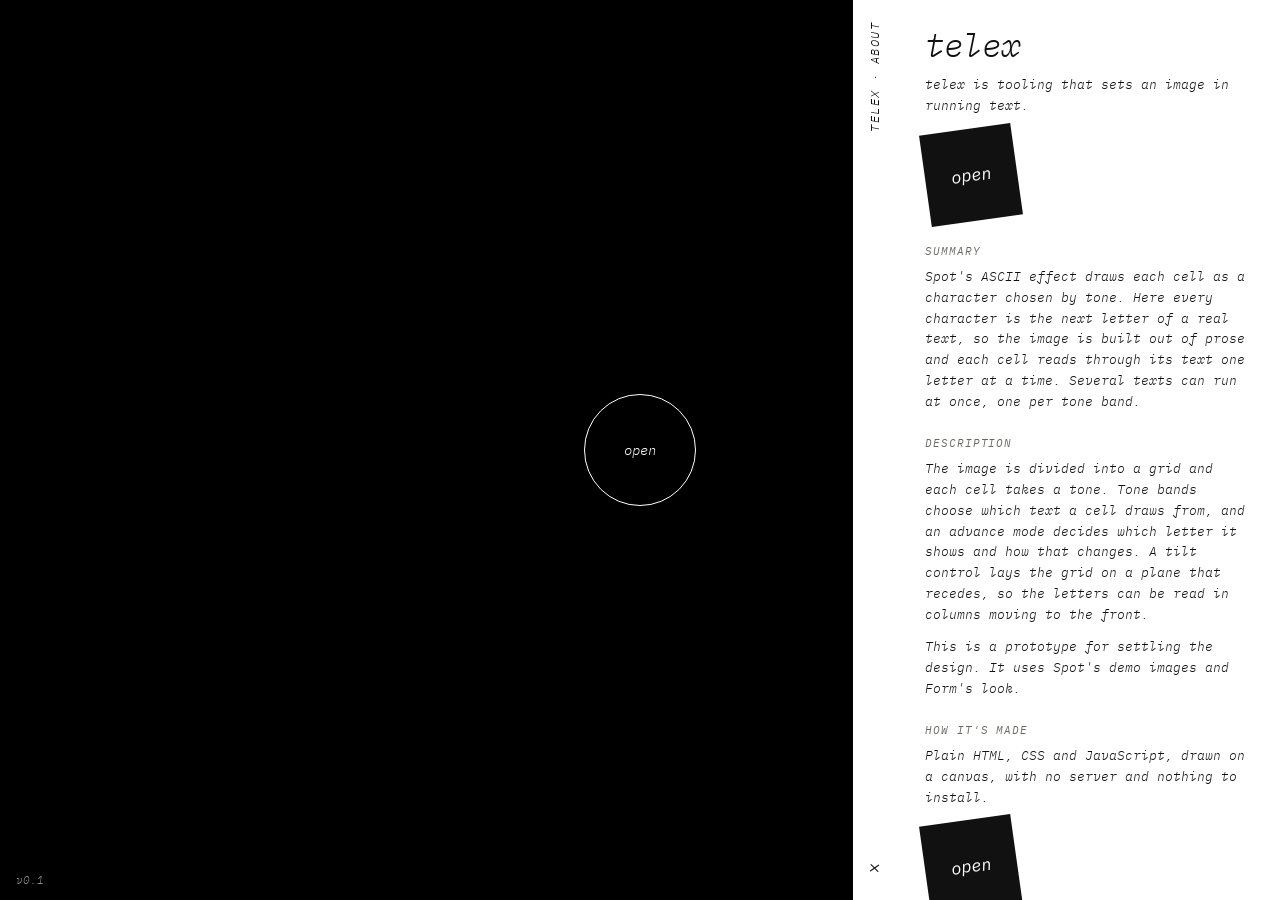
<file: index.html>
<!doctype html>
<html lang="en">
<head>
<meta charset="utf-8">
<meta name="viewport" content="width=device-width,initial-scale=1">
<title>telex</title>
<link rel="icon" href="favicon.ico" sizes="any">
<link rel="icon" href="favicon.svg" type="image/svg+xml">
<link rel="apple-touch-icon" href="apple-touch-icon.png">
<link rel="stylesheet" href="style.css">
<link rel="stylesheet" href="proto.css">
</head>
<body>
<script>if (!location.search) document.documentElement.classList.add("show-start");</script>
<div id="startScreen">
  <button type="button" id="startOpen" aria-label="Open telex"><span>open</span></button>
  <a class="start-version" id="startVersion" href="changelog.html" title="Changelog"></a>
  <div class="start-drawer" id="startDrawer">
    <button type="button" class="start-strip" id="startStrip" aria-expanded="false" aria-controls="startPanel" aria-label="About telex">
      <span class="strip-label">telex · About</span>
      <span class="strip-icon" aria-hidden="true">+</span>
    </button>
    <aside class="start-panel" id="startPanel" aria-label="About telex">
      <div class="sa-content" id="startAboutContent"><p><a href="about.html">About telex</a></p></div>
      <footer class="sp-foot"><span>© 2026 pkwr</span><a href="about.html">Open as a page</a></footer>
    </aside>
  </div>
</div>
<main id="stage"><canvas id="cv" width="1200" height="800" aria-label="Image set in running text"></canvas></main>
<section id="panel">
  <button class="cp-grab" id="grab" aria-label="Collapse controls" aria-expanded="true"><span></span></button>
  <div class="cp-head"><h1>telex</h1><p class="cp-now">prototype</p></div>
  <div class="cp-body">
    <div class="cp-sec"><h3>Image</h3>
      <select id="img" aria-label="Image"></select>
    </div>
    <div class="cp-sec"><h3>Angle</h3>
      <label>Tilt, top away <output id="o_tilt"></output><input id="tilt" type="range" min="0" max="75" value="0"></label>
      <label>Turn, left or right <output id="o_yaw"></output><input id="yaw" type="range" min="-75" max="75" value="0"></label>
      <label>Sweep from straight on<select id="sweep"><option value="off">Off</option><option value="tilt">Tilt</option><option value="yaw">Turn</option><option value="both">Both</option></select></label>
      <label>Perspective, 0 is parallel <output id="o_persp"></output><input id="persp" type="range" min="0" max="30" value="10"></label>
      <button type="button" id="axo">Axonometric view (35° tilt, 45° turn, parallel)</button>
    </div>
    <div class="cp-sec"><h3>Advance</h3>
      <select id="mode" aria-label="Advance">
        <option value="cols">Columns: letters flow down each column</option>
        <option value="rows">Rows: one running text per band</option>
        <option value="cell">Per cell: each cell steps its own text</option>
        <option value="crawl">Crawl: whole lines scroll to the front</option>
      </select>
      <label class="tick"><input id="rev" type="checkbox"> Reverse (away from the front)</label>
      <label>Speed, letters per second <output id="o_speed"></output><input id="speed" type="range" min="0" max="30" value="6"></label>
    </div>
    <div class="cp-sec"><h3>Grid and tone</h3>
      <label>Cell size <output id="o_cell"></output><input id="cell" type="range" min="10" max="40" value="18"></label>
      <label>Tone bands <output id="o_bands"></output><input id="bands" type="range" min="1" max="3" value="3"></label>
      <label>Blank below tone <output id="o_blank"></output><input id="blank" type="range" min="0" max="40" value="6"></label>
    </div>
    <div class="cp-sec"><h3>Text</h3>
      <label>Darkest band<textarea id="t0"></textarea></label>
      <label>Middle band<textarea id="t1"></textarea></label>
      <label>Lightest band<textarea id="t2"></textarea></label>
    </div>
    <div class="cp-sec"><h3>Colour</h3>
      <select id="cmode" aria-label="Colour"><option value="mono">Mono: foreground by tone</option><option value="src">Colour from the image</option></select>
      <div id="colours"><label class="swatch">Background <input id="bg" type="color" value="#0b0b0b"></label><label class="swatch">Foreground <input id="fg" type="color" value="#f2f2f2"></label></div>
    </div>
  </div>
  <div class="cp-foot"><p class="hint"><span class="keys">D hides this panel · </span><a href="about.html">About</a> · <a href="changelog.html">v0.1</a></p></div>
</section>
<script src="start.js"></script>
<script src="app.js"></script>
</body>
</html>
</file>
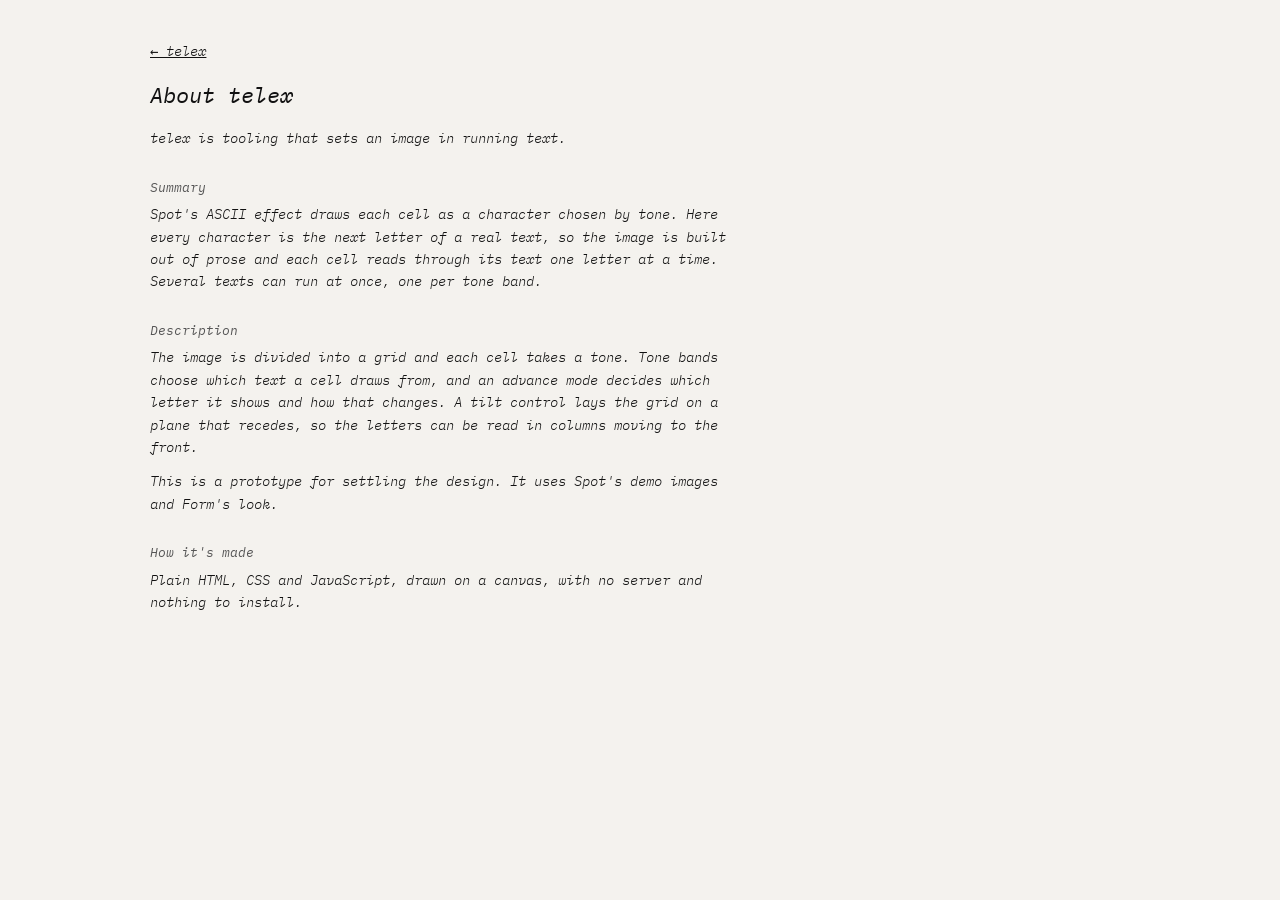
<file: about.html>
<!doctype html>
<html lang="en">
<head>
<meta charset="utf-8">
<meta name="viewport" content="width=device-width,initial-scale=1">
<title>About telex</title>
<link rel="icon" href="favicon.ico" sizes="any">
<link rel="stylesheet" href="style.css">
</head>
<body class="page">
<main class="about">
  <p><a href="./">← telex</a></p>
  <h1>About telex</h1>
  <p>telex is tooling that sets an image in running text.</p>

  <h2>Summary</h2>
  <p>Spot's ASCII effect draws each cell as a character chosen by tone. Here every character is the next letter of a real text, so the image is built out of prose and each cell reads through its text one letter at a time. Several texts can run at once, one per tone band.</p>

  <h2>Description</h2>
  <p>The image is divided into a grid and each cell takes a tone. Tone bands choose which text a cell draws from, and an advance mode decides which letter it shows and how that changes. A tilt control lays the grid on a plane that recedes, so the letters can be read in columns moving to the front.</p>
  <p>This is a prototype for settling the design. It uses Spot's demo images and Form's look.</p>

  <h2>How it's made</h2>
  <p>Plain HTML, CSS and JavaScript, drawn on a canvas, with no server and nothing to install.</p>
</main>
</body>
</html>
</file>
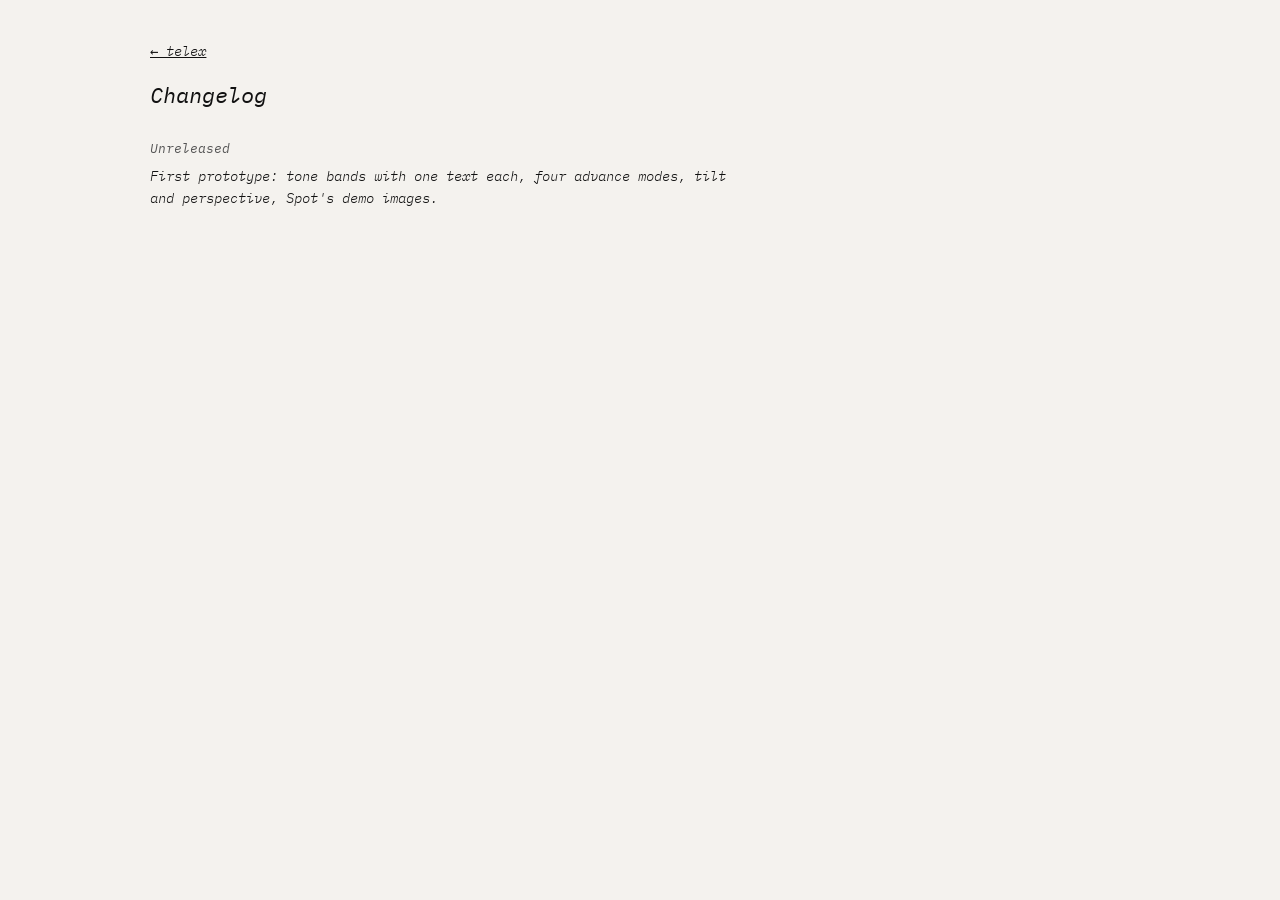
<file: changelog.html>
<!doctype html>
<html lang="en">
<head>
<meta charset="utf-8">
<meta name="viewport" content="width=device-width,initial-scale=1">
<title>telex changelog</title>
<link rel="icon" href="favicon.ico" sizes="any">
<link rel="stylesheet" href="style.css">
</head>
<body class="page">
<main class="about">
  <p><a href="./">← telex</a></p>
  <h1>Changelog</h1>
  <h2>Unreleased</h2>
  <p>First prototype: tone bands with one text each, four advance modes, tilt and perspective, Spot's demo images.</p>
</main>
</body>
</html>
</file>
<file: style.css>
/* Form — styled after Spot: IBM Plex Mono italic, one yellow accent, dark floating panel. Fonts: SIL OFL (vendor/fonts). */
@font-face{font-family:"IBM Plex Mono";font-style:italic;font-weight:300;font-display:swap;src:url("vendor/fonts/ibm-plex-mono-latin-300-italic.woff2") format("woff2")}
@font-face{font-family:"IBM Plex Mono";font-style:italic;font-weight:400;font-display:swap;src:url("vendor/fonts/ibm-plex-mono-latin-400-italic.woff2") format("woff2")}
:root{--yellow:#ffe100;--ink:#111;--paper:#f4f2ee;--cp-bg:#121315;--cp-surface:#17191c;--cp-line:#2a2d31;--cp-text:#ececec;--cp-muted:#a3a3a3;--cp-accent-bg:#3a3410;--cp-accent-line:#8f7d1a;--font:"IBM Plex Mono",ui-monospace,Menlo,Consolas,monospace}
*{box-sizing:border-box}
html{font-synthesis:none}
body{margin:0;background:var(--paper);color:var(--ink);font:300 13px/1.5 var(--font);font-style:italic}
h1,h2{font-weight:400;margin:0}
svg{display:block}
#out{padding:24px 412px 48px 24px;min-height:100vh}
#out h2{font-size:12px;margin:28px 0 8px;color:#555}
#anim{width:100%;max-height:62vh;background:var(--paper)}
#sheet svg{width:100%;height:auto}
#panel{position:fixed;top:16px;right:16px;bottom:16px;width:380px;max-width:calc(100vw - 32px);overflow:auto;padding:16px;background:var(--cp-bg);color:var(--cp-text);border:1px solid var(--cp-line);border-radius:14px;box-shadow:0 12px 40px rgba(0,0,0,.5);z-index:30}
#panel.hidden{display:none}
#panel h1{font-size:15px}
.sub{margin:0 0 14px;color:var(--cp-muted);font-size:12px}
#grid{width:100%;height:auto;background:var(--cp-surface);border:1px solid var(--cp-line);border-radius:6px;cursor:pointer;touch-action:manipulation}
#palette{display:flex;gap:8px;margin:12px 0}
#palette button{width:44px;height:44px;padding:8px;background:none;border:0;border-radius:0;color:var(--cp-text)}
#palette svg{fill:var(--cp-text);width:100%;height:100%}
#palette button[aria-checked=true] svg{fill:var(--yellow)}
label{display:block;margin:6px 0;color:var(--cp-muted);font-size:12px}
label.inline{display:inline-block;margin-right:16px;color:var(--cp-text)}
output{float:right;color:var(--cp-text)}
input[type=range]{-webkit-appearance:none;appearance:none;width:100%;height:28px;margin:0;background:none;cursor:pointer;--to:0%}
input[type=range]::-webkit-slider-runnable-track{height:4px;border-radius:2px;background:linear-gradient(to right,var(--yellow) 0 var(--to),#33363b var(--to) 100%)}
input[type=range]::-moz-range-track{height:4px;border-radius:2px;background:linear-gradient(to right,var(--yellow) 0 var(--to),#33363b var(--to) 100%)}
input[type=range]::-webkit-slider-thumb{-webkit-appearance:none;width:20px;height:20px;margin-top:-8px;border:0;border-radius:10px;background:#f4f4f4;box-shadow:0 1px 3px rgba(0,0,0,.6)}
input[type=range]::-moz-range-thumb{width:20px;height:20px;border:0;border-radius:10px;background:#f4f4f4;box-shadow:0 1px 3px rgba(0,0,0,.6)}
input[type=number]{width:80px;font:inherit;color:var(--cp-text);background:var(--cp-surface);border:1px solid var(--cp-line);border-radius:6px;padding:4px 6px}
input[type=radio]{accent-color:var(--yellow)}
.row{display:flex;gap:8px;flex-wrap:wrap;margin:12px 0}
button{font:inherit;padding:7px 12px;border:1px solid var(--cp-line);border-radius:8px;background:var(--cp-surface);color:var(--cp-text);cursor:pointer}
button:hover{border-color:var(--cp-accent-line)}
#process{background:var(--yellow);border-color:var(--yellow);color:var(--ink)}
#out .row button{background:var(--ink);color:var(--paper);border-color:var(--ink)}
#msg{min-height:1.4em;color:var(--yellow);font-size:12px}
.hint{color:var(--cp-muted);font-size:11px;margin:8px 0 0}
@media(max-width:900px){#out{padding:24px 24px 48vh}#panel{top:auto;height:44vh}}
.cp-grab{display:none}
#screen{display:none}
.draw-shapes .row{margin:0 0 12px}
/* Phones / touch: the grid and the shapes sit on the screen; the controls are a short bottom sheet (grab handle, settings, Process always in reach), as in Spot. */
@media all{
#screen{display:block;padding:16px 16px 0}
#paneSwitch{margin:0 0 10px;font-size:13px}
#paneSwitch a{color:#555}
#paneSwitch a[aria-checked=true]{color:var(--ink);text-decoration:underline;text-underline-offset:4px}
#drawBox .sub{margin:0 0 8px;color:#555}
#drawBox #grid{width:100%}
.draw-shapes{display:flex;flex-wrap:wrap;align-items:center;gap:8px;margin:10px 0}
.draw-shapes #palette{margin:0;gap:6px}
.draw-shapes .row{margin:0;flex-wrap:nowrap}
#screen #palette button{background:#e3dfd8;border-radius:8px}
#screen #palette svg{fill:var(--ink)}
#screen #palette button[aria-checked=true]{background:var(--ink)}
#screen #palette button[aria-checked=true] svg{fill:var(--yellow)}
#screen .row button{background:var(--ink);color:var(--paper);border-color:var(--ink)}
#screen .hint{color:#555;margin:6px 0 0}
body:not(.view-results) #out{display:none}
body.view-results #drawBox{display:none}
#out{padding:0 16px 16px}
#out h2:first-child{margin-top:8px}
#panel{display:flex;flex-direction:column;overflow:hidden;top:auto;left:0;right:0;bottom:0;width:auto;max-width:none;height:auto;max-height:min(62vh,540px);padding:0;border-width:1px 0 0;border-radius:20px 20px 0 0}
#panel.collapsed .cp-body{display:none}
.cp-grab{flex:none;display:flex;align-items:center;justify-content:center;width:100%;height:26px;margin:0;padding:0;border:0;border-radius:20px 20px 0 0;background:var(--cp-bg);cursor:pointer}
.cp-grab span{display:block;width:40px;height:5px;border-radius:3px;background:#4a4d52}
.cp-head{display:none}
.cp-body{flex:1 1 auto;min-height:0;overflow-y:auto;overscroll-behavior:contain;padding:0 16px 8px}
.cp-foot{flex:none;padding:8px 16px max(6px,env(safe-area-inset-bottom));border-top:1px solid var(--cp-line)}
#processRow .row{margin:0 0 4px}
#processRow #process{width:100%;padding:12px}
#screen #processRow{margin:4px 0 8px}
#screen #process{background:var(--yellow);border-color:var(--yellow);color:var(--ink)}
#screen #msg{color:var(--ink)}
#msg{min-height:0;margin:2px 0}
.cp-foot .hint{margin:4px 0 0}
.keys{display:none}
}
.links{display:flex;flex-wrap:wrap;gap:6px 16px;margin:10px 0;font-size:13px;color:var(--cp-muted)}
.links a{color:var(--cp-text);text-decoration:none}
.links a:hover{text-decoration:underline}
.links a[aria-checked=true]{color:var(--yellow)}
.about{max-width:640px;margin:0 auto;padding:40px 24px 80px}
.about h1{font-size:22px;margin:16px 0}
.about h2{font-size:13px;margin:28px 0 6px;color:#555}
.about p{margin:0 0 12px;font-size:14px;line-height:1.6}
.about a{color:var(--ink)}
.about table.details{border-collapse:collapse;margin:0 0 12px;font-size:14px;line-height:1.6}
.about table.details th,.about table.details td{padding:2px 16px 2px 0;text-align:left;vertical-align:top;font-weight:400}
.about table.details th{color:#555;white-space:nowrap}
.about .n{display:inline-block;width:2.2em;text-indent:0}
.about .foot{margin-top:40px;font-size:12px;color:#555}
.hint a{color:var(--yellow)}
.about .s{margin:0 0 4px;padding-left:2.4em;text-indent:-2.4em}
.hint2{margin:0 0 8px;font-size:12px;color:#555}
.about ul{margin:0 0 12px;padding-left:1.2em;font-size:14px;line-height:1.6}

/* Start screen, as on Spot: black, a round open button, the version bottom left, an About drawer under a yellow strip. */
#startScreen{display:none}
html.show-start{overflow:hidden}
html.show-start #startScreen{display:flex;position:fixed;inset:0;z-index:200;align-items:center;justify-content:center;overflow:hidden;background:#000;transition:opacity .5s ease;--strip-w:44px;--panel-w:max(320px,calc(100vw / 3 - var(--strip-w)))}
html.start-leaving #startScreen{opacity:0;pointer-events:none}
#startLoop{position:absolute;inset:6vmin;width:calc(100% - 12vmin);height:calc(100% - 12vmin)}
#startLoop{pointer-events:none} /* only the blocks themselves are live, so the rollover and the click start where the shape is, not in the empty area round it */
#startLoop use{pointer-events:auto;cursor:pointer}
#startLoop:hover #startLoopG{fill:var(--yellow)}
#startLoop:hover use{stroke:var(--yellow)}
/* The way in is the open button in the About panel; this one stays for keyboards (Enter) and screen readers. */
#startOpen{position:absolute;width:1px;height:1px;overflow:hidden;clip-path:inset(50%);padding:0;border:0;opacity:0}
.start-version{position:fixed;left:16px;bottom:max(12px,env(safe-area-inset-bottom));z-index:3;font-size:11px;color:rgba(255,255,255,.55);text-decoration:none}
.start-version:hover,.start-version:focus-visible{color:var(--yellow);outline:none}
.start-drawer{position:fixed;top:0;right:0;bottom:0;z-index:3;display:flex;transform:translateX(var(--panel-w));transition:transform .45s cubic-bezier(.2,.7,.2,1)}
.start-drawer.is-open{transform:translateX(0)}
.start-strip{width:var(--strip-w);flex-shrink:0;margin:0;padding:22px 0;border:0;border-radius:0;background:var(--yellow);color:var(--ink);cursor:pointer;display:flex;flex-direction:column;align-items:center;justify-content:space-between;box-shadow:-10px 0 30px rgba(0,0,0,.22);transition:background-color .5s ease}
.start-drawer.is-open .start-strip{background:#fff}
.start-strip:focus-visible{outline:2px solid var(--ink);outline-offset:-4px}
.strip-label{writing-mode:vertical-rl;transform:rotate(180deg);font-size:12px;letter-spacing:.12em;text-transform:uppercase;white-space:nowrap}
.strip-icon{font-size:22px;line-height:1;transition:transform .3s cubic-bezier(.2,.7,.2,1)}
.start-drawer.is-open .strip-icon{transform:rotate(45deg)}
@media(prefers-reduced-motion:no-preference){.start-drawer:not(.is-open) .strip-icon{animation:form-nudge 2.4s ease-in-out 1.2s 2}}
@keyframes form-nudge{0%,100%{transform:translateX(0)}50%{transform:translateX(-4px)}}
@media(prefers-reduced-motion:reduce){html.show-start #startScreen,#startOpen span,.sa-open,.start-drawer,.strip-icon{transition:none}}
.start-panel{width:var(--panel-w);max-width:calc(100vw - var(--strip-w));background:#fff;color:var(--ink);overflow-y:auto;display:flex;flex-direction:column}
.sa-content{padding:28px 28px 8px}
.sa-content h1{margin:0 0 14px;font-size:clamp(30px,2.6vw,42px);line-height:1;letter-spacing:-.03em;font-weight:300}
.sa-content h2{margin:22px 0 8px;font-size:11px;letter-spacing:.08em;text-transform:uppercase;color:#6b6862}
.sa-content p{margin:0 0 .9em;font-size:13px;line-height:1.6}
.sa-content .s{margin:0 0 4px;padding-left:2.4em;text-indent:-2.4em}
.sa-content .n{display:inline-block;width:2.2em;text-indent:0}
.sa-content a,.sp-foot a{color:inherit;text-underline-offset:3px}
.sa-content a:hover,.sa-content a:focus-visible,.sp-foot a:hover,.sp-foot a:focus-visible{background:var(--yellow);outline:none}
.sp-foot{margin-top:auto;padding:16px 28px 22px;display:flex;justify-content:space-between;gap:12px;font-size:12px;color:#6b6862}
/* Phones and narrow windows: the panel covers the circle, so it carries its own open circle, the first paragraph first, "More" to unfold. */
.sa-lead,.sa-open-end{display:none}
.sa-open{flex:none;width:92px;height:92px;border-radius:0;transform:rotate(-8deg);border:0;padding:0;background:var(--ink);color:#fff;font:italic 400 17px var(--font);cursor:pointer;transition:transform .35s cubic-bezier(.2,.7,.2,1),background-color .15s ease,color .15s ease}
.sa-open:hover,.sa-open:focus-visible{transform:rotate(0deg)}
.sa-open:active{transform:rotate(0deg) scale(.94)}
.sa-open:hover,.sa-open:active,.sa-open:focus-visible{background:var(--yellow);color:var(--ink);outline:none}
.sa-more{border:0;background:none;padding:0;color:var(--ink);font:inherit;font-size:13px;text-decoration:underline;text-underline-offset:3px;cursor:pointer}
/* Wide windows: the full text always shows, with an open at the top (under the opening lines) and another at the end. */
@media(min-width:761px){.sa-lead{display:flex;margin:4px 0 20px}.sa-more{display:none}.sa-open-end{display:block;margin:8px 0 28px}}
@media(max-width:760px){
.sa-lead{display:flex;align-items:center;gap:22px;margin:4px 0 28px}
.sa-open-end{display:block;margin:8px 0 28px}
.sa-content.is-short .sa-lead ~ :not(.sa-open-end){display:none}
.sa-content.is-short .sa-open-end{display:none}
}
#out .links{color:#555}
#out .links a{color:#555}
#out .links a[aria-checked=true]{color:var(--ink);text-decoration:underline;text-underline-offset:4px}
#sheet svg{max-width:100%}
.sa-content ul{list-style:none;margin:0 0 .9em;padding:0;border-top:1px solid var(--ink);font-size:12px}
.sa-content li{padding:8px 0;border-bottom:1px solid #d9d5ce;line-height:1.5}
#pieceNote{padding:24px 412px 0 24px;font-size:12px;line-height:1.6;color:#333}
#pieceNote p{margin:0 0 8px;max-width:720px;overflow-wrap:anywhere}
#pieceNote a{color:inherit;text-underline-offset:3px}
@media(max-width:900px){#pieceNote{padding-right:24px}}
@media all{#pieceNote{padding:16px 16px 0}}
#screen label{color:#555}
#out label.inline{color:#231F20}
#out input[type=checkbox]{accent-color:var(--ink)}
#out label.msg{display:block;margin:10px 0 6px;color:#555;font-size:12px}
#out textarea{display:block;width:100%;max-width:520px;margin-top:4px;font:inherit;font-size:13px;color:var(--ink);background:transparent;border:1px solid var(--ink);border-radius:6px;padding:6px 8px;resize:vertical}
.step{display:none}
.step.on{display:block}
#steps{margin:0 0 6px}
#out h2{margin-top:12px}
.row.nav{margin-top:18px}
.row.nav .next{background:var(--ink);color:var(--paper);padding:10px 16px;font-size:14px}
.row.nav .back{background:transparent;color:var(--ink);border-color:var(--ink)}
#sheet svg{display:block;margin:0 auto;width:auto;height:min(72vh,980px);max-width:100%}
.cards{display:grid;grid-template-columns:repeat(auto-fit,minmax(260px,1fr));gap:16px;max-width:900px}
.card{border:1px solid var(--ink);border-radius:12px;padding:14px 16px}
.card h3{margin:0 0 6px;font-size:15px;font-weight:400}
.card .row{margin:12px 0 0}
#out{min-height:0}
@media all{#sheet svg{height:max(140px,calc(100svh - 430px))}}
/* Icon buttons: steps, rule and treatments. Quiet: the selected one is yellow on the dark panel and ink with a yellow icon on paper. */
.links.ico{display:flex;flex-wrap:nowrap;gap:4px;margin:6px 0;font-size:9.5px;color:var(--cp-muted)}
.ico a{display:flex;flex-direction:column;align-items:center;justify-content:center;gap:3px;min-width:56px;padding:6px 4px 5px;border-radius:8px;text-decoration:none;color:var(--cp-text);line-height:1.1;text-align:center;overflow-wrap:anywhere}
.ico a svg{width:26px;height:26px;display:block}
.ico a:hover{text-decoration:none;background:rgba(255,255,255,.07)}
.ico a[aria-checked=true]{color:var(--yellow);text-decoration:none}
#out .ico a,#screen .ico a{color:#555}
#out .ico a:hover,#screen .ico a:hover{background:#e3dfd8}
#out .ico a[aria-checked=true],#screen .ico a[aria-checked=true]{background:var(--ink);color:var(--yellow);text-decoration:none}
#viewIcons{justify-content:space-between}
#viewIcons a{flex:1;min-width:0}
#steps a{flex-direction:row;gap:6px;font-size:12px;min-width:0;padding:6px 12px}
#steps a svg{width:18px;height:18px}
#processRow .row{align-items:stretch;flex-wrap:nowrap}
#processRow #process{flex:1;min-width:0}
#act{margin:0}
#act a{min-width:58px}
#viewHostPanel{margin:0 0 8px}
#colours{display:flex;flex-wrap:wrap;align-items:center;gap:6px 12px;margin:10px 0 4px;color:var(--cp-muted);font-size:12px}
#colours .swatch{display:flex;align-items:center;gap:6px;margin:0;color:var(--cp-text)}
#colours input[type=color]{width:34px;height:26px;padding:0;border:1px solid var(--cp-line);border-radius:6px;background:none;cursor:pointer}
#presets{display:flex;gap:8px;margin-left:auto}
.preset{width:26px;height:26px;padding:0;border-radius:50%;border:1px solid #555;cursor:pointer}
.shape-row{display:flex;align-items:center;flex-wrap:wrap;gap:6px 12px}
.shape-row #palette{margin:0}
.shape-row #act{margin:0}
@media all{
.draw-shapes{display:block}
.shape-row{flex-wrap:nowrap;gap:8px;margin:0 0 10px}
.draw-shapes #palette{gap:4px}
.draw-shapes #palette button{width:40px;height:40px;padding:7px}
.shape-row #act a{min-width:50px;padding:5px 2px 4px}
.draw-shapes>.row{margin:0}
}
@media all{
#drawBox #grid{width:auto;height:min(calc(100vw - 32px),calc(100svh - 360px));max-width:100%;margin:0 auto}
}
#grid{border-color:var(--cp-line)}
/* Less scrolling: the closing step shows one choice at a time; the results sit under a shorter header on phones. */
.card{display:none}
.card.on{display:block}
.checks{display:flex;flex-wrap:wrap;gap:2px 16px}
#makeTabs{margin:4px 0 12px}
#makeTabs a{min-width:84px}
@media all{
#out h2{display:none}
body.view-results #processRow .row{display:none}
#processRow #msg{margin:0 0 4px}
#anim{max-height:max(150px,calc(100svh - 470px))}
#sheet svg{height:max(200px,calc(100svh - 400px))}
.row.nav{margin-top:10px}
#step2 .hint2{margin:0 0 6px;font-size:11px}
#out .links.ico{margin:4px 0}
#viewIcons a{padding:4px 2px 3px}
}
.dlico{width:16px;height:16px;margin-right:7px;vertical-align:-3px;flex:none}
#out #colours{color:#555;margin:6px 0 2px}
#out #colours .swatch{color:#555}
#out #colours input[type=color]{border-color:var(--ink)}
#out .preset{border-color:var(--ink)}
@media all{#sheet svg{height:max(140px,calc(100svh - 440px))}}
@media(min-width:601px) and (pointer:fine){#panel #grid{width:min(100%,calc(100vh - 505px));margin:0 auto}}
.dlico{display:inline-block}
#out #viewIcons,#out #projIcons,#out #colours,#makeTabs{max-width:460px}
#out #projIcons{justify-content:flex-start}
/* Selected is always yellow. On paper a yellow word would vanish, so a selected text link there is an ink pill with yellow text, like the icon tiles. */
#paneSwitch a,#out .links:not(.ico) a{padding:2px 10px;border-radius:999px;text-decoration:none}
#paneSwitch a[aria-checked=true],#out .links:not(.ico) a[aria-checked=true]{background:var(--ink);color:var(--yellow);text-decoration:none}
.preset.on{border:2px solid var(--yellow);box-shadow:0 0 0 1px var(--ink)}
#out .preset.on,.preset.on{border-color:var(--yellow)}
/* Desktop: the animation and the contact sheet are sized to the window so Next and Back stay in view; the icon tiles keep a steady width. */
@media(min-width:601px) and (pointer:fine){
#anim{max-height:max(150px,calc(100vh - 400px))}
#sheet svg{height:max(150px,calc(100vh - 390px))}
#viewIcons a{flex:0 1 84px}
#viewIcons{justify-content:flex-start}
}
#bookPreview{position:fixed;inset:0;z-index:150;display:flex;flex-direction:column;background:#2b2b2b;color:#ececec}
#bookPreview[hidden]{display:none}
.bp-bar{display:flex;align-items:center;gap:16px;padding:10px 14px;border-bottom:1px solid #3d3d3d}
.bp-bar button,.bp-nav button{background:#17191c;color:#ececec;border:1px solid #444}
.bp-bar .ico a{flex-direction:row;padding:6px 12px;font-size:12px;min-width:0}
.bp-bar .ico a[aria-checked=true]{background:var(--ink);color:var(--yellow)}
.bp-stage{flex:1;min-height:0;display:flex;align-items:center;justify-content:center;gap:0;padding:12px;overflow:hidden}
.bp-stage canvas{box-shadow:0 6px 30px rgba(0,0,0,.5)}
.bp-nav{display:flex;align-items:center;justify-content:center;gap:16px;padding:10px 14px;border-top:1px solid #3d3d3d;font-size:12px}
.bp-nav button:disabled{opacity:.35}
#bookPreviewBtn{background:transparent;color:var(--ink);border-color:var(--ink)}
/* Desktop follows the phone flow: Draw, then Results, one at a time, in a centred column. The fixed panel is gone. */
@media(min-width:601px) and (pointer:fine){
#screen,#out{max-width:700px;margin:0 auto}
#panel{left:50%;right:auto;width:700px;max-width:100%;transform:translateX(-50%);border-radius:14px 14px 0 0}
#out{padding:0 16px 16px;min-height:0}
#drawBox #grid{width:min(100%,calc(100vh - 360px));height:auto;aspect-ratio:1;margin:0 auto;display:block}
}
/* Five steps in one row of equal tiles, icon above a short label. */
#steps{display:flex;gap:4px}
#steps a{flex:1 1 0;min-width:0;flex-direction:column;align-items:center;gap:3px;padding:6px 2px;font-size:11px;text-align:center;word-break:normal}
#steps a svg{width:20px;height:20px}
#steps{max-width:460px}
/* One button system. Tool: ink, 13px (downloads, Clear, Random, Preview). Step: ink, 14px, taller (Next). Go: yellow, same size as Step (the make button). Back: outline. All 8px radius, same line height. */
#screen .row button,#out .row button{font-size:13px;line-height:1.2;padding:8px 14px;min-height:38px}
#screen .row.nav button,#out .row.nav button,#process{font-size:14px;line-height:1.2;padding:10px 16px;min-height:44px}
#out .row.nav .back{background:transparent;color:var(--ink);border-color:var(--ink)}
.row.nav{align-items:center}
button#process,#processRow .row button{font-size:14px;line-height:1.2;padding:10px 16px;min-height:44px}
/* Grid size sits under the grid on the screen, styled like the other text choices: selected is an ink pill with yellow text. */
#screen #size{color:#555;margin:8px 0 0;font-size:13px}
#screen #size a{color:#555;padding:2px 10px;border-radius:999px;text-decoration:none}
#screen #size a[aria-checked=true]{background:var(--ink);color:var(--yellow)}
/* Animation speed in the results step: ink on paper like the rest. */
#spdHostOut label{display:block;color:#555;margin:10px 0 0;font-size:13px}
#spdHostOut output{float:right;color:var(--ink)}
#spdHostOut input[type=range]{width:100%;accent-color:var(--ink)}
/* The rule is a screen of its own, after drawing and before the results. */
#ruleBox h2{margin:6px 0 10px;font-size:15px;font-weight:400}
#ruleBox #act{margin:0 0 6px}
body:not(.step-rule) #ruleBox{display:none}
body.step-rule #drawBox #size,body.step-rule #drawBox .draw-shapes,body.step-rule #drawBox .hint,body.step-rule #drawNav{display:none}
#screen .row.nav .back{background:transparent;color:var(--ink);border-color:var(--ink)}
/* The rule screen shows a preview of the outcome instead of the grid; Back returns to the grid to edit. */
body.step-rule #drawBox #grid{display:none}
#rulePreview{display:block;width:100%;height:clamp(180px,38vh,360px);margin:0 0 10px;border:1px solid var(--ink);border-radius:8px;background:var(--paper)}
/* Results (animation, sheet) come first; Outputs (print, GIF, book) are a screen of their own after them. */
body:not([data-step="1"]):not([data-step="2"]) #viewHostOut{display:none}
/* Step by step: the step line shows where you are; there are no tabs to jump ahead, and the icon row is a marker, not a menu. */
#paneSwitch{margin:0 0 10px;font-size:13px;color:#555}
#steps{pointer-events:none}
/* Keep each step on one screen. The animation gives up height on desktop for its controls; on short phones the card's explanatory text steps aside (the step line already names the card). */
@media(min-width:601px) and (pointer:fine){#anim{max-height:max(140px,calc(100vh - 470px))}}
@media(max-height:700px){.card .hint2,.card h3{display:none}#personalMsg{height:2.4em}}
/* On Draw the controls share a row (and wrap only when the screen is too narrow): shapes, grid size, then Clear and Random symbol. */
.draw-ui{display:flex;flex-wrap:wrap;align-items:center;gap:8px 18px;margin:8px 0}
.draw-ui .draw-shapes,.draw-ui .shape-row{display:contents}
.draw-ui #palette{order:1;margin:0}
.draw-ui #size{order:2;margin:0}
.draw-ui .draw-shapes>.row{order:3;margin:0;flex-wrap:nowrap}
.draw-ui{gap:8px 12px}
.draw-ui #size a{padding:2px 7px}
/* Grid size sits above the grid it changes. */
#drawBox>#size{margin:0 0 8px;font-size:13px;color:#555}
#drawBox>#size a{padding:2px 8px;border-radius:999px;color:#555;text-decoration:none}
#drawBox>#size a[aria-checked=true]{background:var(--ink);color:var(--yellow)}
@media(max-height:700px){#drawBox #grid{width:min(100%,calc(100svh - 348px));margin-left:auto;margin-right:auto;display:block}}
/* Shapes, Clear and Random share one row, on phones too. */
.draw-ui{gap:8px}
.draw-ui .draw-shapes>.row{gap:6px}
.draw-ui .draw-shapes>.row button{padding:8px 11px}
@media(max-width:600px){.draw-ui #palette{gap:4px}.draw-ui #palette button{width:36px;height:36px;padding:6px}}
/* No rule step any more: the yellow button is on Draw, and the output holds both the making and the unmaking. */
body.view-results #processRow .row{display:none}
/* Step icons: Animation, Sheet, GIF, Book. Animation is the result; the rest are outputs. */
body:not(.view-outputs) #steps a[data-s="2"],body:not(.view-outputs) #steps a[data-s="3"],body:not(.view-outputs) #steps a[data-s="4"],body.view-outputs #steps a[data-s="1"]{display:none}
/* Downloads are icons opposite the step number, and only the ones for this step show. */
#paneSwitch{display:flex;justify-content:space-between;align-items:center;gap:8px;min-height:40px}
#dlBar{display:flex;gap:6px}
#dlBar .dlbtn{display:none;flex-direction:column;align-items:center;gap:1px;padding:4px 10px;min-height:0;font-size:10px;line-height:1.1;background:var(--ink);color:var(--paper);border:1px solid var(--ink);border-radius:8px}
#dlBar .dlbtn svg{width:18px;height:18px}
body[data-step="1"] #dlBar [data-for="1"],body[data-step="2"] #dlBar [data-for="2"],body[data-step="3"] #dlBar [data-for="3"]{display:flex}
/* The animation sits in the same square, with the same outline, as the grid on Draw. */
#anim{display:block;width:min(100%,calc(100vh - 360px));max-height:none;height:auto;aspect-ratio:1;margin:0 auto;border:1px solid var(--cp-line);border-radius:6px}
@media(max-height:700px){#anim{width:min(100%,calc(100svh - 348px))}}
/* The print size sits with the download icon it belongs to: under it, right-aligned, on the Contact sheet step only. */
#paneSwitch{flex-wrap:wrap}
/* Downloads sit at the right of Back and Next, with the print size just left of its icon. */
.row.nav{flex-wrap:wrap;align-items:center}
.row.nav #dlWrap{margin-left:auto;display:flex;align-items:center;justify-content:flex-end;gap:10px;flex-wrap:wrap}
#dlWrap #paper{display:none;margin:0;font-size:13px;flex:0 0 auto}
body[data-step="2"] #dlWrap #paper{display:flex}
#paneSwitch #dlWrap{display:none}
/* Phones: the icon stays on the line of Back and Next; the print size sits on its own line just above it, right-aligned. */
.row.nav #dlWrap{display:contents}
.row.nav #dlBar{margin-left:auto}
.row.nav #dlWrap #paper{order:-1;flex:0 0 100%;justify-content:flex-end;margin:0 0 4px}
#out .row.nav #dlBar .dlbtn{font-size:10px;line-height:1.1;padding:4px 10px;min-height:0}
#out .row.nav #dlBar{gap:4px}
#out .row.nav #dlBar .dlbtn{padding:4px 6px;min-width:40px}
/* The animation's format is a choice, shown like the print size: on its own line above the icon. */
#dlWrap #animFormat{display:none;margin:0;font-size:13px;flex:0 0 auto}
body[data-step="1"] #dlWrap #animFormat{display:flex}
.row.nav #dlWrap #animFormat{order:-1;flex:0 0 100%;justify-content:flex-end;margin:0 0 4px}
/* The Book step: the book as a visual in the same square and outline as the animation, its choices above the download. */
#bookFrame{display:flex;align-items:center;justify-content:center;width:min(100%,calc(100vh - 360px));aspect-ratio:1;margin:0 auto;border:1px solid var(--cp-line);border-radius:6px;background:var(--paper);cursor:pointer}
@media(max-height:700px){#bookFrame{width:min(100%,calc(100svh - 348px))}}
#bookPages{display:flex;align-items:center;justify-content:center}
#bookPages canvas{display:block;box-shadow:0 1px 6px rgba(0,0,0,.25)}
#dlWrap #bookInclude,#dlWrap #bookFormat{display:none;margin:0;font-size:13px;flex:0 0 auto}
body[data-step="3"] #dlWrap #bookInclude,body[data-step="3"] #dlWrap #bookFormat{display:flex}
.row.nav #dlWrap #bookInclude,.row.nav #dlWrap #bookFormat{order:-1;flex:0 0 100%;justify-content:flex-end;margin:0 0 4px}
.row.nav #dlWrap #bookInclude{order:-2}
#bookInclude a[aria-checked=true]{background:var(--ink);color:var(--yellow)}
/* The download is a plain icon at the end of its choice row (Format or Size), not a box. */
.row.nav #dlBar{margin-left:0}
#dlBar{display:inline-flex;margin-left:4px}
#out #dlBar .dlbtn,#out .row.nav #dlBar .dlbtn{background:none;color:var(--ink);border:0;padding:2px 4px;min-width:0;min-height:0;font-size:0;line-height:0}
#out #dlBar .dlbtn:hover svg{opacity:.6}
#dlBar .dlbtn svg{width:26px;height:26px}
/* The download choice and its icon share the row with Back and Next, at its right. The words Format and Size step aside to leave room. */
.row.nav #dlWrap #animFormat,.row.nav #dlWrap #paper,.row.nav #dlWrap #bookFormat{order:0;flex:0 0 auto;margin:0 0 0 auto;gap:2px}
.row.nav #dlWrap #animFormat>span,.row.nav #dlWrap #paper>span,.row.nav #dlWrap #bookFormat>span{display:none}
.row.nav{gap:6px}
.row.nav #dlWrap #animFormat a,.row.nav #dlWrap #paper a,.row.nav #dlWrap #bookFormat a{padding:2px 8px}
/* The treatment icons are larger, easier to read and to hit. */
#viewIcons{font-size:11.5px}
#viewIcons a{padding:9px 2px 7px;gap:5px}
#viewIcons a svg{width:40px;height:40px}
/* The words Format and Size step aside; the download icon inside the choice must stay. */
.row.nav #dlWrap #animFormat>span:first-child,.row.nav #dlWrap #paper>span:first-child,.row.nav #dlWrap #bookFormat>span:first-child{display:inline}
.row.nav #dlWrap #animFormat>span,.row.nav #dlWrap #paper>span,.row.nav #dlWrap #bookFormat>span{display:inline-flex}
.row.nav #dlWrap #animFormat>span:first-child,.row.nav #dlWrap #paper>span:first-child,.row.nav #dlWrap #bookFormat>span:first-child{display:none}
/* The download choices are plain words; the chosen one is underlined in yellow, not set in a pill. */
#out #animFormat a,#out #paper a,#out #bookFormat a,#out #bookInclude a{background:none;color:#555;padding:2px 6px;border-radius:0;text-decoration:none}
#out #animFormat a[aria-checked=true],#out #paper a[aria-checked=true],#out #bookFormat a[aria-checked=true],#out #bookInclude a[aria-checked=true]{background:none;color:var(--ink);text-decoration:underline;text-decoration-color:var(--yellow);text-decoration-thickness:3px;text-underline-offset:6px}
/* Treatments: no box on the chosen one. The chosen icon is dark and its word is underlined in yellow; the others are grey. Cleaner single-shape icons, larger words. */
#viewIcons{font-size:11.8px;gap:2px}
#out #viewIcons a{background:none;color:#7b776f;padding:6px 1px 8px;gap:6px}
#out #viewIcons a:hover{background:none;color:#555}
#out #viewIcons a[aria-checked=true]{background:none;color:var(--ink)}
#out #viewIcons a[aria-checked=true] span{text-decoration:underline;text-decoration-color:var(--yellow);text-decoration-thickness:3px;text-underline-offset:5px}
#viewIcons a svg{width:34px;height:34px}
/* Wide desktop: the controls sit at the side, always open, as on Spot. The bottom sheet is for phones and narrow windows. */
@media(min-width:901px) and (pointer:fine){
#panel{top:16px;right:16px;bottom:16px;left:auto;width:320px;max-width:none;transform:none;max-height:none;border:1px solid var(--cp-line);border-radius:14px}
.cp-grab{display:none}
#panel.collapsed .cp-body{display:block}
.cp-head{display:block;padding:14px 16px 4px}
.cp-head h1{margin:0;font-size:15px}
body{padding-bottom:0!important;padding-right:368px}
#screen,#out{margin-left:auto;margin-right:auto}
}
#shadeLab[hidden],#isoHostPanel[hidden]{display:none!important}
/* Pieces swing past the edge of the mark while they turn, so the drawing is not clipped to its box. */
/* Instructions for the downloads, in the control panel, for the step you are on. */
#dlHelp{display:none;margin:12px 0 0;padding:10px 0 0;border-top:1px solid var(--cp-line);font-size:12px;line-height:1.5;color:#9a9a9a}
#dlHelp h2{margin:0 0 6px;font-size:12px;font-weight:400;color:#cfcfcf}
#dlHelp p{margin:0 0 6px;display:none}
#dlHelp p.fine{display:block;color:#7d7d7d}
body[data-step="1"] #dlHelp,body[data-step="2"] #dlHelp,body[data-step="3"] #dlHelp{display:block}
body[data-step="1"] #dlHelp p[data-for="1"],body[data-step="2"] #dlHelp p[data-for="2"],body[data-step="3"] #dlHelp p[data-for="3"]{display:block}
/* The square (grid, animation, book) sits flush left with the words above it and the buttons below, not centred. */
#drawBox #grid,#anim,#bookFrame{margin-left:0;margin-right:0}
/* The yellow button is as wide as the grid above it. */
button#process{width:min(100%,calc(100vh - 360px))}
@media(max-height:700px){button#process{width:min(100%,calc(100svh - 348px))}}
#screen #processRow .row button#process{width:min(100%,calc(100vh - 360px))}
@media(max-height:700px){#screen #processRow .row button#process{width:min(100%,calc(100svh - 348px))}}
#screen #processRow .row button#process{flex:0 0 auto;max-width:min(100%,calc(100vh - 360px))}
@media(max-height:700px){#screen #processRow .row button#process{max-width:min(100%,calc(100svh - 348px))}}
#screen #processRow .row{display:block}
/* The yellow make button belongs to Draw only: it must not show above the results (v0.98 let it). */
body.view-results #screen #processRow .row{display:none}
/* Wide desktop: the same place in the side panel holds the drawing tools while you draw and the treatments once you have the results. */
@media(min-width:901px) and (pointer:fine){
body:not([data-step]) #viewIcons,body[data-step="0"] #viewIcons{display:none}
body[data-step="1"] #drawTools,body[data-step="2"] #drawTools,body[data-step="3"] #drawTools{display:none}
#panel #viewIcons{max-width:none;margin:8px 0 4px;font-size:12px;color:#9a9a9a;gap:2px}
#panel #viewIcons a{flex:1;min-width:0;background:none;color:#8d8d8d;padding:6px 1px 8px;gap:6px}
#panel #viewIcons a:hover{background:none;color:#cfcfcf}
#panel #viewIcons a[aria-checked=true]{background:none;color:#fff}
#panel #viewIcons a[aria-checked=true] span{text-decoration:underline;text-decoration-color:var(--yellow);text-decoration-thickness:3px;text-underline-offset:5px}
#panel #viewIcons a svg{width:30px;height:30px}
}
@media(min-width:901px) and (pointer:fine){
#panel{width:340px}
body{padding-right:388px}
#panel #viewIcons{font-size:11px;letter-spacing:-.01em}
}
@media(min-width:901px) and (pointer:fine){#panel #viewIcons a span{white-space:nowrap;word-break:keep-all}#panel #viewIcons{font-size:10.5px}}
/* Pattern code */
#codeBox{margin:10px 0 0;font-size:12px}
.code-row{display:flex;align-items:center;gap:8px;flex-wrap:wrap;margin:0 0 6px}
.code-row .lab{flex:0 0 auto;color:#9a9a9a}
#codeOut{flex:1 1 auto;min-width:0;word-break:break-all;letter-spacing:.04em;color:#fff;font-style:normal}
#codeIn{flex:1 1 90px;min-width:0;padding:5px 8px;font:inherit;color:#fff;background:#17191c;border:1px solid var(--cp-line);border-radius:8px;text-transform:uppercase}
#codeBox button{padding:5px 10px;font-size:12px}
#codeMsg:empty{display:none}

/* Grid size lives in the control panel; the grid and the frames of the next steps share one square and one position; Next and Start again are the same yellow as the first button */
#sizeHostPanel{margin:10px 0 4px}
#sizeHostPanel #size{margin:0}
#sheet{display:flex;align-items:center;justify-content:center;width:min(100%,calc(100vh - 360px));aspect-ratio:1;margin:0 auto;border:1px solid var(--cp-line);border-radius:6px;background:var(--paper)}
@media(max-height:700px){#sheet{width:min(100%,calc(100svh - 348px))}}
#out #sheet svg{height:92%;width:auto;max-width:92%}
#drawBox #grid,#anim,#bookFrame,#sheet{margin-left:0;margin-right:0}
#out .row.nav .next{background:var(--yellow);border-color:var(--yellow);color:var(--ink)}

/* Contact sheet: page shadow like the book, and click for a large preview in the same viewer */
#sheet{cursor:pointer}
#sheet svg{box-shadow:0 1px 6px rgba(0,0,0,.25)}
#bookPreview.sheet .bp-nav,#bookPreview.sheet #bpMode{display:none}
#bookPreview.sheet .bp-stage svg{display:block;height:100%;width:auto;max-width:100%;box-shadow:0 6px 30px rgba(0,0,0,.5)}

/* a quiet count line under the Next row */
.tally{margin:8px 0 0;font-size:12px;color:#555}
.tally:empty{display:none}

/* The count of ways sits under the make button on Draw, and is hidden once the results show (the steps carry their own count) */
#processRow .sub{margin:8px 0 0;color:#555;font-size:12px}
body.view-results #processRow .sub{display:none}

/* Panel in Spot's organisation: a header with a status line, then cards with small-caps labels */
.cp-head h1{margin:0;font-size:15px;font-weight:400}
.cp-now{margin:2px 0 0;font-size:12px;color:var(--cp-muted);white-space:nowrap;overflow:hidden;text-overflow:ellipsis}
#panel .cp-sec{margin:12px 0 0;padding:12px;border:1px solid #24272b;border-radius:12px;background:var(--cp-surface);font-size:12px}
#panel .cp-sec h3{margin:0 0 8px;font-size:11px;font-weight:400;letter-spacing:.08em;text-transform:uppercase;color:var(--cp-muted)}
#secDraw h3::before{content:"Shapes and grid"}
body.view-results #secDraw h3::before{content:"Treatment and grid"}
#panel #toolsHostPanel:empty{display:none}
#panel #sizeHostPanel{margin:8px 0 0}
#panel #codeBox{margin:12px 0 0}
#panel #codeBox .code-row:first-of-type .lab{display:none}
#panel #dlHelp{border-top:1px solid #24272b;margin:12px 0 0;padding:12px;color:#9a9a9a}
#panel #dlHelp h3{margin:0 0 6px}
#panel #secAnim #gifHostPanel,#panel #secAnim #spdHostPanel{margin:0 0 8px}
#panel #secAnim #spdHostPanel{margin:0}
#secDraw:has(#toolsHostPanel:empty) h3::before{content:"Grid"}
/* Contact sheet preview: zoom and pan */
#bookPreview.sheet .bp-stage{overflow:hidden;touch-action:none;cursor:grab;position:relative}
#bookPreview.sheet .bp-stage svg{position:absolute;left:0;top:0;transform-origin:0 0;max-width:none;box-shadow:0 6px 30px rgba(0,0,0,.5)}
#bpZoom{display:none;align-items:center;justify-content:center;gap:10px}
#bookPreview.sheet #bpZoom{display:flex}
#bookPreview.sheet .bp-nav{display:flex}
#bookPreview.sheet #bpPrev,#bookPreview.sheet #bpNext,#bookPreview.sheet #bpPos{display:none}

#panel #ruleHint{margin:8px 0 0;color:var(--cp-muted)}
#viewIcons a[hidden]{display:none}
#ruleSentence{margin:0;font-size:14px;line-height:1.9;color:var(--cp-text)}
#panel .rule-word{display:inline;padding:0 2px;border:0;border-bottom:1px dashed var(--cp-accent-line);border-radius:0;background:none;font:inherit;color:var(--yellow);cursor:pointer}
#panel .rule-word.none{color:var(--cp-muted);border-bottom-color:#555}
#panel .rule-word:hover{background:var(--cp-accent-bg)}
</file>
<file: proto.css>
/* Prototype layer over Form's style.css (copied unchanged). Black stage as on Spot, Form's panel. */
body{background:#000;color:var(--cp-text)}
#stage{position:fixed;inset:0;display:flex;align-items:center;justify-content:center;padding:16px 352px 16px 16px}
#stage canvas{display:block;max-width:100%;max-height:100%}
@media not all and (min-width:901px) and (pointer:fine){#stage{padding:8px 8px calc(min(62vh,540px) + 8px)}}
body.nopanel #stage{padding:16px}
#panel select,#panel textarea{width:100%;font:inherit;color:var(--cp-text);background:var(--cp-surface);border:1px solid var(--cp-line);border-radius:8px;padding:6px 8px}
#panel select:focus,#panel textarea:focus{outline:none;border-color:var(--cp-accent-line)}
#panel textarea{height:72px;resize:vertical;font-size:11px;margin-top:4px}
#panel label.tick{display:flex;gap:8px;align-items:center;color:var(--cp-text)}
#panel input[type=checkbox]{accent-color:var(--yellow)}
html.show-start #startOpen{position:static;width:112px;height:112px;overflow:visible;clip-path:none;opacity:1;border:1px solid #fff;border-radius:50%;background:none;color:#fff;font:inherit;font-style:italic;font-weight:300;font-size:14px;cursor:pointer}
html.show-start #startOpen:hover,html.show-start #startOpen:focus-visible{border-color:var(--yellow);color:var(--yellow);outline:none}
</file>
